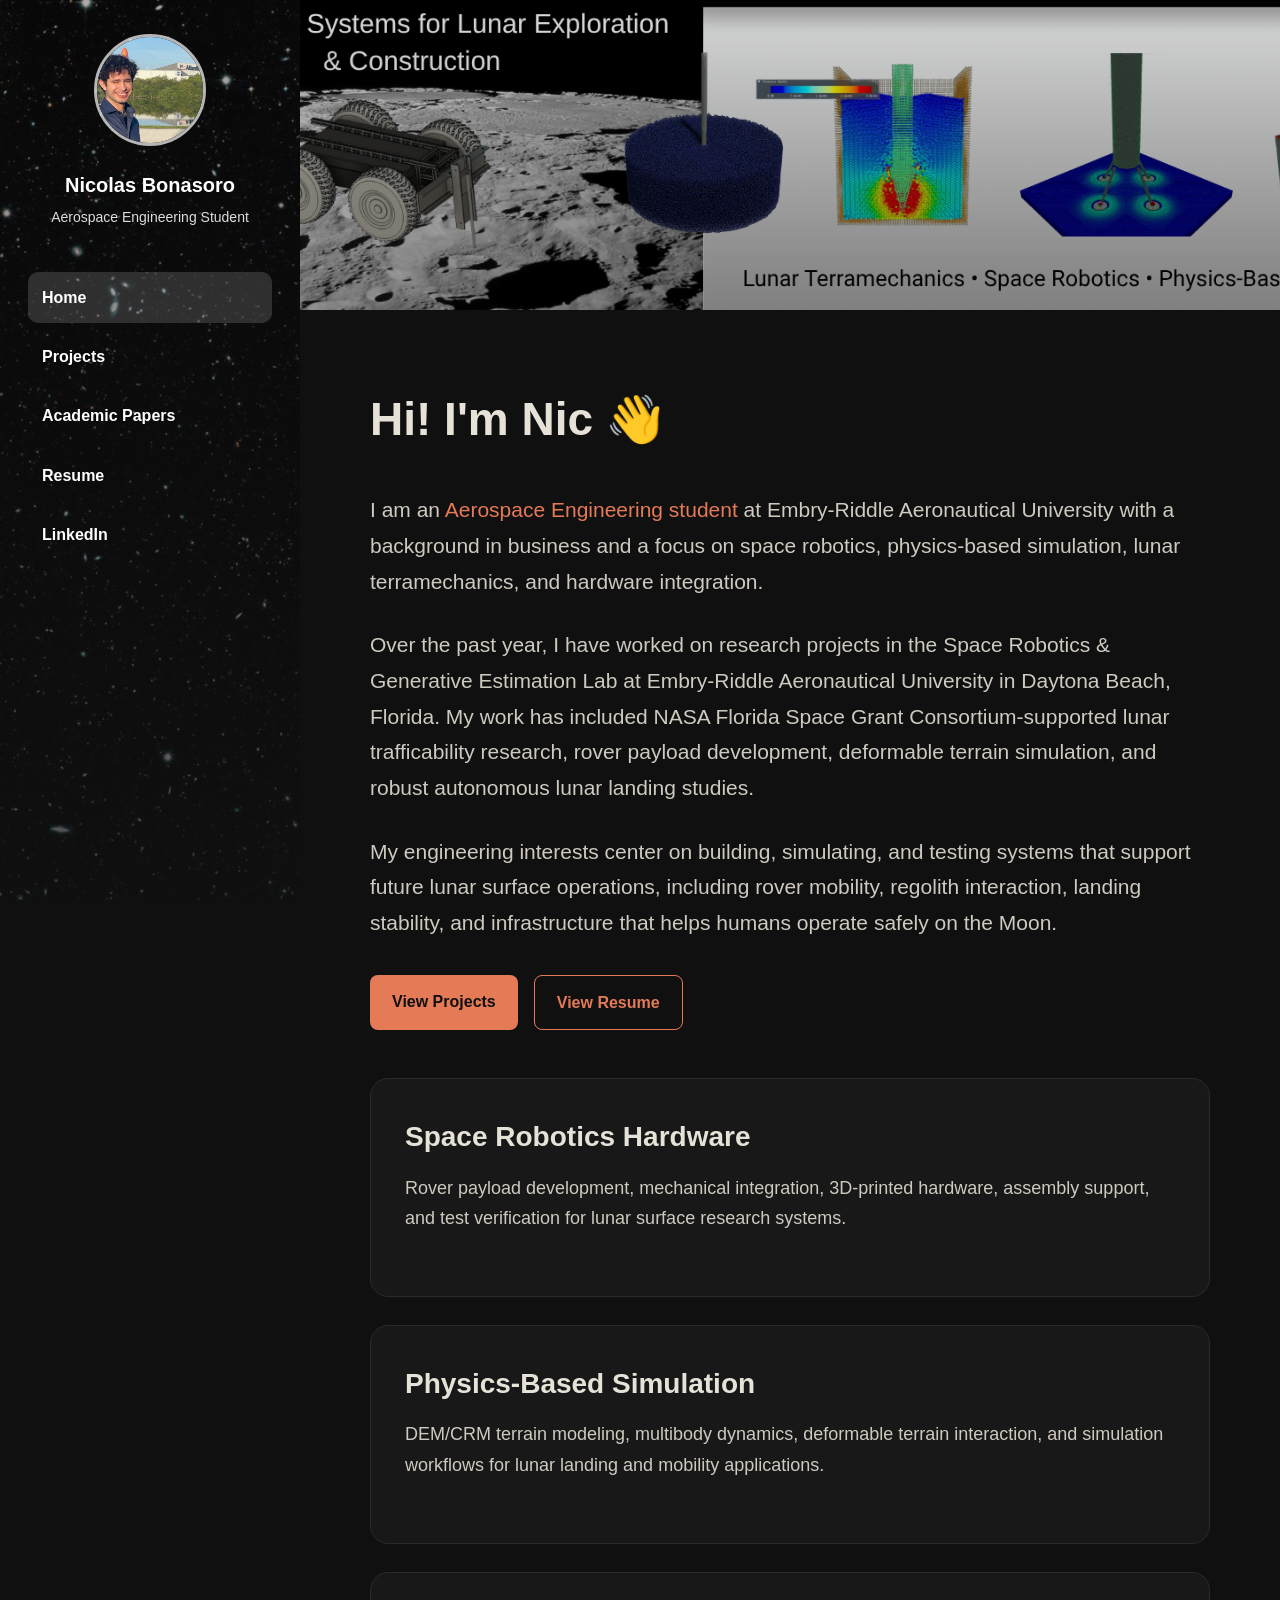
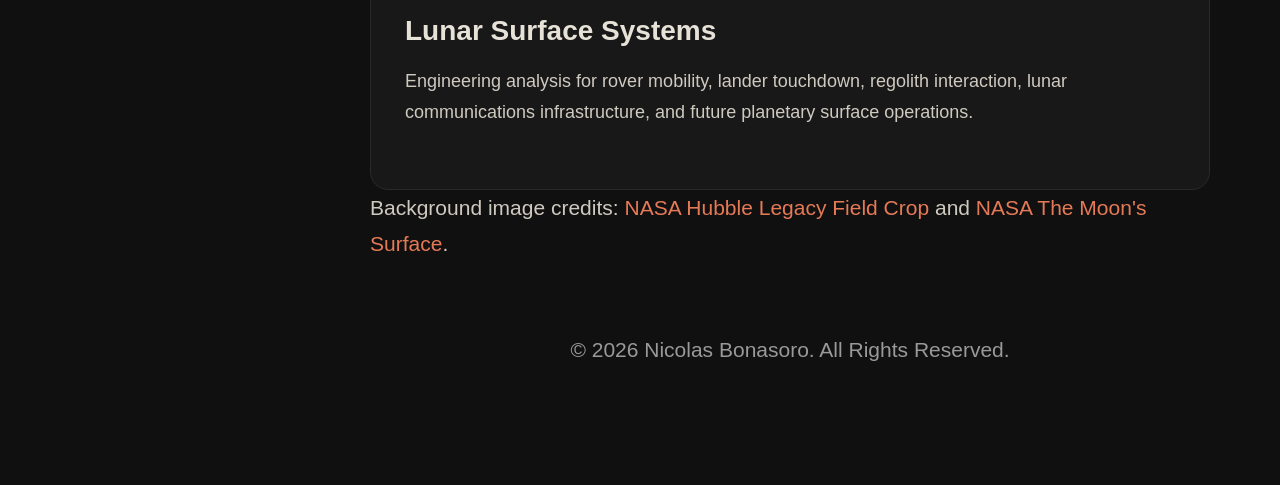
<file: index.html>
<!DOCTYPE html>
<html lang="en">
<head>
  <meta charset="UTF-8" />
  <meta name="viewport" content="width=device-width, initial-scale=1.0" />

  <title>Nicolas Bonasoro | Home</title>
  <link rel="stylesheet" href="style.css" />
</head>
<body>

  <div class="site-layout">

    <aside class="sidebar">
      <div class="profile">
        <img src="assets/profile.jpg" alt="Nicolas Bonasoro">
        <h2>Nicolas Bonasoro</h2>
        <p>Aerospace Engineering Student</p>
      </div>

      <nav class="sidebar-nav">
        <a class="active" href="index.html">Home</a>
        <a href="projects.html">Projects</a>
        <a href="papers.html">Academic Papers</a>
        <a href="resume.html">Resume</a>
        <a href="https://www.linkedin.com/in/nicolas-bonasoro/" target="_blank">LinkedIn</a>
      </nav>
    </aside>

    <main class="main-content">
      <div class="hero-banner"></div>

      <div class="content-wrap intro">
        <h1>Hi! I'm Nic 👋</h1>

        <p>
          I am an <span class="highlight">Aerospace Engineering student</span> at Embry-Riddle Aeronautical University
          with a background in business and a focus on space robotics, physics-based simulation,
          lunar terramechanics, and hardware integration.
        </p>

        <p>
          Over the past year, I have worked on research projects in the Space Robotics &amp;
          Generative Estimation Lab at Embry-Riddle Aeronautical University in Daytona Beach, Florida.
          My work has included NASA Florida Space Grant Consortium-supported lunar trafficability research,
          rover payload development, deformable terrain simulation, and robust autonomous lunar landing studies.
        </p>

        <p>
          My engineering interests center on building, simulating, and testing systems that support
          future lunar surface operations, including rover mobility, regolith interaction, landing stability,
          and infrastructure that helps humans operate safely on the Moon.
        </p>

        <div class="button-row">
          <a class="btn" href="projects.html">View Projects</a>
          <a class="btn secondary" href="resume.html">View Resume</a>
        </div>

        <div class="capability-list">

          <div class="capability-card">
            <h3>Space Robotics Hardware</h3>
            <p>
              Rover payload development, mechanical integration, 3D-printed hardware,
              assembly support, and test verification for lunar surface research systems.
            </p>
          </div>

          <div class="capability-card">
            <h3>Physics-Based Simulation</h3>
            <p>
              DEM/CRM terrain modeling, multibody dynamics, deformable terrain interaction,
              and simulation workflows for lunar landing and mobility applications.
            </p>
          </div>

          <div class="capability-card">
            <h3>Lunar Surface Systems</h3>
            <p>
              Engineering analysis for rover mobility, lander touchdown, regolith interaction,
              lunar communications infrastructure, and future planetary surface operations.
            </p>
          </div>

        </div>

        <p class="image-credit">
          Background image credits:
          <a href="https://science.nasa.gov/asset/hubble/hubble-legacy-field-crop/" target="_blank" rel="noopener noreferrer">NASA Hubble Legacy Field Crop</a>
          and
          <a href="https://science.nasa.gov/resource/the-moons-surface/" target="_blank" rel="noopener noreferrer">NASA The Moon's Surface</a>.
        </p>

        <p class="footer">© 2026 Nicolas Bonasoro. All Rights Reserved.</p>
      </div>
    </main>

  </div>

  <script src="script.js"></script>
</body>
</html>
</file>
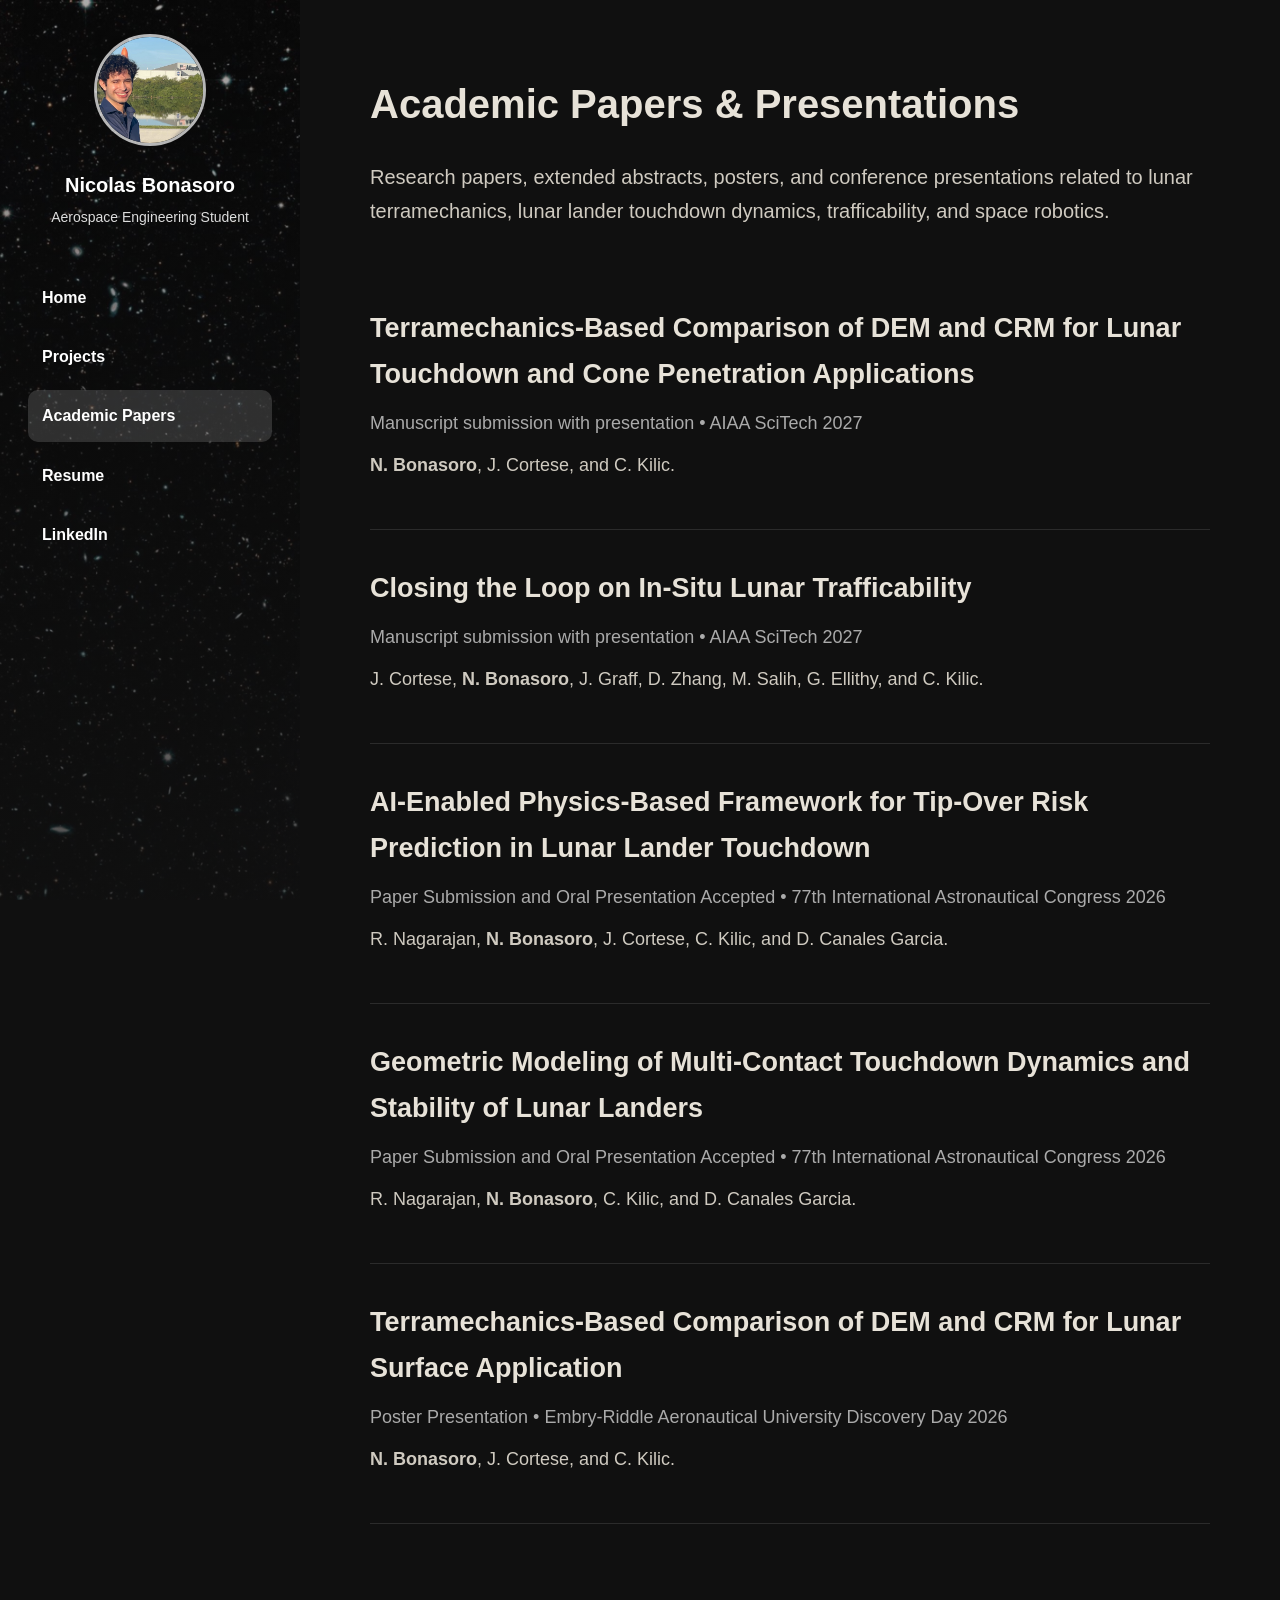
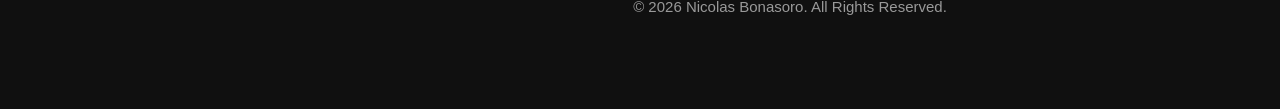
<file: papers.html>
<!DOCTYPE html>
<html lang="en">
<head>
  <meta charset="UTF-8" />
  <meta name="viewport" content="width=device-width, initial-scale=1.0" />

  <title>Nicolas Bonasoro | Academic Papers</title>
  <link rel="stylesheet" href="style.css" />
</head>
<body>

  <div class="site-layout">

    <aside class="sidebar">
      <div class="profile">
        <img src="assets/profile.jpg" alt="Nicolas Bonasoro">
        <h2>Nicolas Bonasoro</h2>
        <p>Aerospace Engineering Student</p>
      </div>

      <nav class="sidebar-nav">
        <a href="index.html">Home</a>
        <a href="projects.html">Projects</a>
        <a class="active" href="papers.html">Academic Papers</a>
        <a href="resume.html">Resume</a>
        <a href="https://www.linkedin.com/in/nicolas-bonasoro/" target="_blank">LinkedIn</a>
      </nav>
    </aside>

    <main class="main-content">
      <div class="content-wrap">

        <h1 class="section-title">Academic Papers & Presentations</h1>

        <p class="section-subtitle">
          Research papers, extended abstracts, posters, and conference presentations related to lunar terramechanics, lunar lander touchdown dynamics, trafficability, and space robotics.
        </p>

        <div class="paper-item">
          <h2>Terramechanics-Based Comparison of DEM and CRM for Lunar Touchdown and Cone Penetration Applications</h2>
          <p class="meta">Manuscript submission with presentation • AIAA SciTech 2027</p>
          <p>
            <strong>N. Bonasoro</strong>, J. Cortese, and C. Kilic.
          </p>
          
        </div>

        <div class="paper-item">
          <h2>Closing the Loop on In-Situ Lunar Trafficability</h2>
          <p class="meta">Manuscript submission with presentation • AIAA SciTech 2027</p>
          <p>
            J. Cortese, <strong>N. Bonasoro</strong>, J. Graff, D. Zhang, M. Salih, G. Ellithy, and C. Kilic.
          </p>
          
        </div>

        <div class="paper-item">
          <h2>AI-Enabled Physics-Based Framework for Tip-Over Risk Prediction in Lunar Lander Touchdown</h2>
          <p class="meta">Paper Submission and Oral Presentation Accepted • 77th International Astronautical Congress 2026</p>
          <p>
            R. Nagarajan, <strong>N. Bonasoro</strong>, J. Cortese, C. Kilic, and D. Canales Garcia.
          </p>
          
        </div>

        <div class="paper-item">
          <h2>Geometric Modeling of Multi-Contact Touchdown Dynamics and Stability of Lunar Landers</h2>
          <p class="meta">Paper Submission and Oral Presentation Accepted • 77th International Astronautical Congress 2026</p>
          <p>
            R. Nagarajan, <strong>N. Bonasoro</strong>, C. Kilic, and D. Canales Garcia.
          </p>
          
        </div>

        <div class="paper-item">
          <h2>Terramechanics-Based Comparison of DEM and CRM for Lunar Surface Application</h2>
          <p class="meta">Poster Presentation • Embry-Riddle Aeronautical University Discovery Day 2026</p>
          <p>
            <strong>N. Bonasoro</strong>, J. Cortese, and C. Kilic.
          </p>
          
        </div>

        <p class="footer">© 2026 Nicolas Bonasoro. All Rights Reserved.</p>

      </div>
    </main>

  </div>

  <script src="script.js"></script>
</body>
</html>
</file>
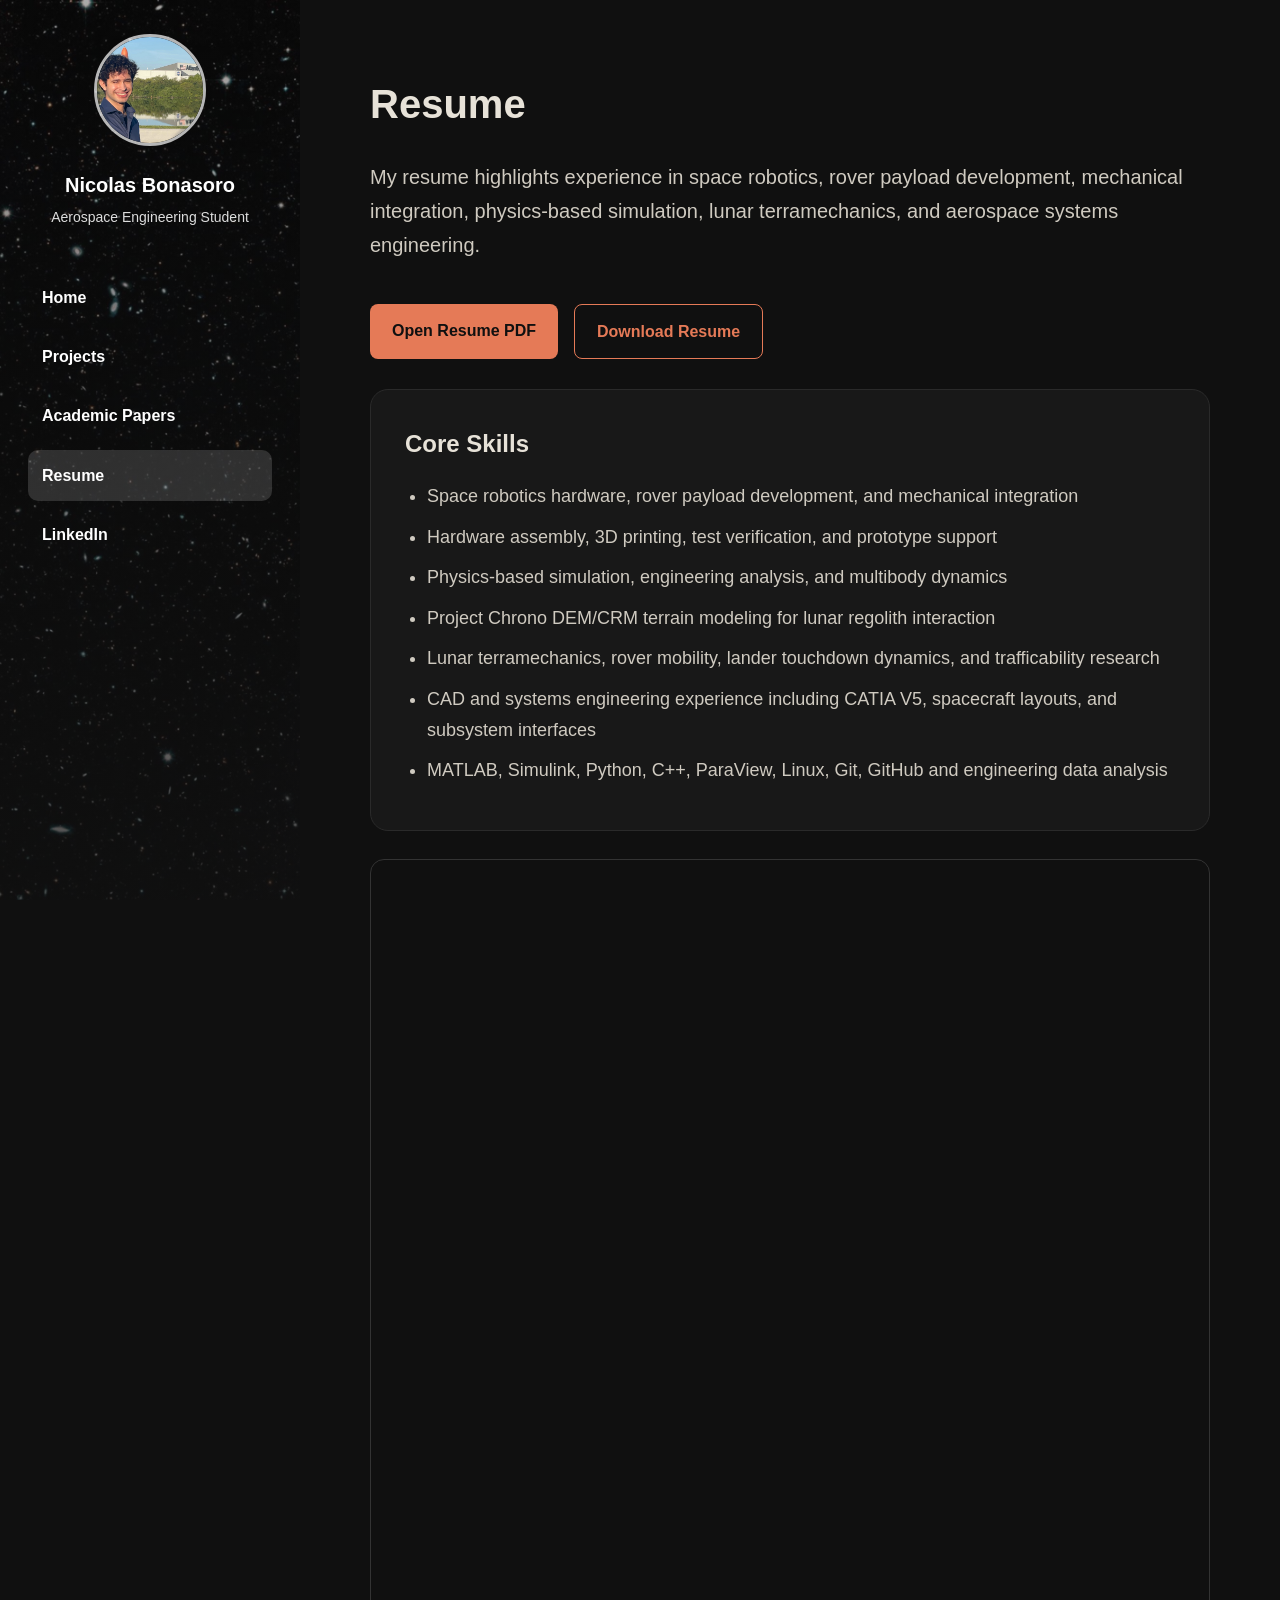
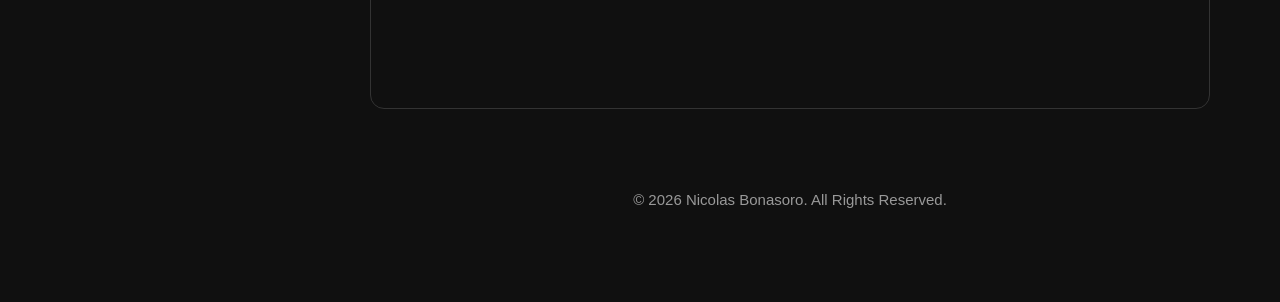
<file: resume.html>
<!DOCTYPE html>
<html lang="en">
<head>
  <meta charset="UTF-8" />
  <meta name="viewport" content="width=device-width, initial-scale=1.0" />

  <title>Nicolas Bonasoro | Resume</title>
  <link rel="stylesheet" href="style.css" />
</head>
<body>

  <div class="site-layout">

    <aside class="sidebar">
      <div class="profile">
        <img src="assets/profile.jpg" alt="Nicolas Bonasoro">
        <h2>Nicolas Bonasoro</h2>
        <p>Aerospace Engineering Student</p>
      </div>

      <nav class="sidebar-nav">
        <a href="index.html">Home</a>
        <a href="projects.html">Projects</a>
        <a href="papers.html">Academic Papers</a>
        <a class="active" href="resume.html">Resume</a>
        <a href="https://www.linkedin.com/in/nicolas-bonasoro/" target="_blank">LinkedIn</a>
      </nav>
    </aside>

    <main class="main-content">
      <div class="content-wrap">
    

      
<h1 class="section-title">Resume</h1>

<p class="section-subtitle">
  My resume highlights experience in space robotics, rover payload development, mechanical integration, physics-based simulation, lunar terramechanics, and aerospace systems engineering.
</p>

<div class="button-row">
  <a class="btn" href="assets/Resume_Nicolas_Bonasoro.pdf" target="_blank">Open Resume PDF</a>
  <a class="btn secondary" href="assets/Resume_Nicolas_Bonasoro.pdf" download>Download Resume</a>
</div>

<div class="resume-box">
  <h2>Core Skills</h2>

  <ul class="resume-list">
    <li>Space robotics hardware, rover payload development, and mechanical integration</li>
    <li>Hardware assembly, 3D printing, test verification, and prototype support</li>
    <li>Physics-based simulation, engineering analysis, and multibody dynamics</li>
    <li>Project Chrono DEM/CRM terrain modeling for lunar regolith interaction</li>
    <li>Lunar terramechanics, rover mobility, lander touchdown dynamics, and trafficability research</li>
    <li>CAD and systems engineering experience including CATIA V5, spacecraft layouts, and subsystem interfaces</li>
    <li>MATLAB, Simulink, Python, C++, ParaView, Linux, Git, GitHub and engineering data analysis</li>
  </ul>
</div>



        <iframe class="resume-frame" src="assets/Resume_Nicolas_Bonasoro.pdf"></iframe>

        <p class="footer">© 2026 Nicolas Bonasoro. All Rights Reserved.</p>
      </div>
    </main>

  </div>

  <script src="script.js"></script>
</body>
</html>
</file>
<file: style.css>
* {
  margin: 0;
  padding: 0;
  box-sizing: border-box;
}

html {
  scroll-behavior: smooth;
}

body {
  font-family: Arial, sans-serif;
  background: #101010;
  color: #cfcac0;
  line-height: 1.7;
}

a {
  color: #e57a57;
  text-decoration: none;
}

a:hover {
  text-decoration: underline;
}

/* Layout */
:root {
  --sidebar-width: 300px;
}

.site-layout {
  display: flex;
  min-height: 100vh;
}

/* Sidebar */
.sidebar {
  width: var(--sidebar-width);
  min-width: var(--sidebar-width);
  max-width: var(--sidebar-width);
  min-height: 100vh;
  position: fixed;
  left: 0;
  top: 0;
  z-index: 1000;
  padding: 34px 28px;
  background:
    linear-gradient(rgba(20, 20, 20, 0.35), rgba(20, 20, 20, 0.75)),
    url("assets/sidebar.png");
  background-size: cover;
  background-position: center;
  color: white;
  overflow: hidden;
}

.profile {
  text-align: center;
  margin-bottom: 42px;
}

.profile img {
  width: 112px;
  height: 112px;
  object-fit: cover;
  border-radius: 50%;
  margin-bottom: 14px;
  border: 3px solid rgba(255, 255, 255, 0.7);
}

.profile h2 {
  font-size: 20px;
  margin-bottom: 4px;
}

.profile p {
  font-size: 14px;
  color: #ddd;
}

.sidebar-nav {
  display: flex;
  flex-direction: column;
  gap: 8px;
}

.sidebar-nav a {
  color: white;
  padding: 12px 14px;
  border-radius: 10px;
  font-weight: 700;
  display: block;
}

.sidebar-nav a:hover,
.sidebar-nav a.active {
  background: rgba(255, 255, 255, 0.15);
  text-decoration: none;
}

/* Main */
.main-content {
  margin-left: var(--sidebar-width);
  width: calc(100% - var(--sidebar-width));
  min-height: 100vh;
  background: #101010;
}

.content-wrap {
  max-width: 1180px;
  margin: 0 auto;
  padding: 70px 70px 90px;
}
/* Homepage */
.hero-banner {
  min-height: 310px;
  background:
    linear-gradient(rgba(0, 0, 0, 0.15), rgba(0, 0, 0, 0.35)),
    url("assets/websitebanner.png");
  background-size: cover;
  background-position: center;
}

.intro h1 {
  font-size: 46px;
  color: #e7e2d8;
  margin-bottom: 34px;
}

.intro p {
  font-size: 21px;
  margin-bottom: 28px;
  max-width: 1100px;
}

.highlight {
  color: #e57a57;
}

.button-row {
  display: flex;
  gap: 16px;
  flex-wrap: wrap;
  margin-top: 34px;
}

.btn {
  display: inline-block;
  padding: 13px 22px;
  border-radius: 8px;
  background: #e57a57;
  color: #101010;
  font-weight: 800;
  transition: transform 0.2s ease;
}

.btn:hover {
  transform: translateY(-3px);
  text-decoration: none;
}

.btn.secondary {
  background: transparent;
  border: 1px solid #e57a57;
  color: #e57a57;
}

/* Cards */
.section-title {
  font-size: 40px;
  color: #e7e2d8;
  margin-bottom: 22px;
}

.section-subtitle {
  font-size: 20px;
  margin-bottom: 42px;
  max-width: 900px;
}

.capability-list {
  display: grid;
  gap: 28px;
  margin-top: 48px;
}

.capability-card {
  background: #181818;
  border: 1px solid #2a2a2a;
  border-radius: 18px;
  padding: 34px;
}

.capability-card h3 {
  color: #e7e2d8;
  font-size: 28px;
  margin-bottom: 12px;
}

.capability-card p {
  font-size: 18px;
  max-width: 950px;
}

/* Project Page */
.project-item,
.paper-item {
  border-bottom: 1px solid #2b2b2b;
  padding: 36px 0;
}

.project-item h2,
.paper-item h2 {
  color: #e7e2d8;
  font-size: 27px;
  margin-bottom: 10px;
}

.meta {
  color: #aaa;
  font-size: 16px;
  margin-bottom: 16px;
}

.project-item p,
.paper-item p {
  font-size: 18px;
  max-width: 1050px;
  margin-bottom: 12px;
}

/* GIF Project Grid */
.gif-grid {
  display: grid;
  grid-template-columns: repeat(2, minmax(0, 1fr));
  gap: 26px;
  margin: 30px auto 0;
  max-width: 1050px;
}

.gif-card {
  background: #181818;
  border: 1px solid #2a2a2a;
  border-radius: 16px;
  overflow: hidden;
}

.gif-card img {
  width: 100%;
  height: 280px;
  object-fit: contain;
  display: block;
  background: #050505;
}

.gif-card h3 {
  color: #e7e2d8;
  font-size: 21px;
  margin: 18px 20px 8px;
}

.gif-card p {
  font-size: 16px;
  margin: 0 20px 22px;
  color: #cfcac0;
  max-width: none;
}

/* General Media Grid for Project Images and Videos */
.media-grid {
  display: grid;
  grid-template-columns: repeat(2, minmax(0, 1fr));
  gap: 26px;
  margin: 30px auto 0;
  max-width: 1050px;
}

.media-card {
  background: #181818;
  border: 1px solid #2a2a2a;
  border-radius: 16px;
  overflow: hidden;
}

.media-card img,
.media-card video {
  width: 100%;
  height: 280px;
  object-fit: contain;
  display: block;
  background: #050505;
}

.media-text {
  padding: 18px 20px 22px;
}

.media-text h3 {
  color: #e7e2d8;
  font-size: 21px;
  margin-bottom: 8px;
}

.media-text p {
  font-size: 16px;
  color: #cfcac0;
  margin: 0;
  max-width: none;
}

/* Project Heading With Corner Logos */
.project-heading-row {
  display: flex;
  justify-content: space-between;
  align-items: flex-start;
  gap: 28px;
  margin-bottom: 18px;
}

.corner-logos {
  display: flex;
  align-items: center;
  gap: 18px;
  flex-shrink: 0;
}

.corner-logos img {
  height: 72px;
  width: auto;
  object-fit: contain;
  background: transparent;
  padding: 0;
  border-radius: 0;
}

/* Figure Project Grid */
.figure-grid {
  display: grid;
  grid-template-columns: repeat(3, minmax(0, 1fr));
  gap: 26px;
  margin: 30px auto 0;
  max-width: 1050px;
}

.figure-card {
  background: #181818;
  border: 1px solid #2a2a2a;
  border-radius: 16px;
  overflow: hidden;
}

.figure-card img {
  width: 100%;
  height: 250px;
  object-fit: contain;
  display: block;
  background: #050505;
}

.figure-text {
  padding: 18px 20px 22px;
}

.figure-text h3 {
  color: #e7e2d8;
  font-size: 21px;
  margin-bottom: 8px;
}

.figure-text p {
  font-size: 16px;
  color: #cfcac0;
  margin: 0;
  max-width: none;
}

/* Resume Page */
.resume-box {
  background: #181818;
  border: 1px solid #2a2a2a;
  border-radius: 18px;
  padding: 34px;
  margin-top: 30px;
}

.resume-box h2 {
  color: #e7e2d8;
  margin-bottom: 14px;
}

.resume-list {
  margin-left: 22px;
  margin-top: 16px;
}

.resume-list li {
  margin-bottom: 10px;
  font-size: 18px;
}

.resume-frame {
  width: 100%;
  height: 850px;
  border: 1px solid #333;
  border-radius: 14px;
  margin-top: 28px;
}

/* Footer */
.footer {
  color: #999;
  text-align: center;
  margin-top: 70px;
  font-size: 15px;
}

/* Mobile */
@media (max-width: 900px) {
  .site-layout {
    flex-direction: column;
  }

  .sidebar {
    position: relative;
    width: 100%;
    min-width: 100%;
    max-width: 100%;
    min-height: auto;
  }

  .main-content {
    margin-left: 0;
    width: 100%;
  }

  .sidebar-nav {
    flex-direction: row;
    flex-wrap: wrap;
    justify-content: center;
  }

  .content-wrap {
    padding: 46px 26px 70px;
  }

  .hero-banner {
    min-height: 210px;
  }

  .intro h1 {
    font-size: 36px;
  }

  .intro p {
    font-size: 18px;
  }

  .section-title {
    font-size: 34px;
  }

  .resume-frame {
    height: 600px;
  }
}
</file>
